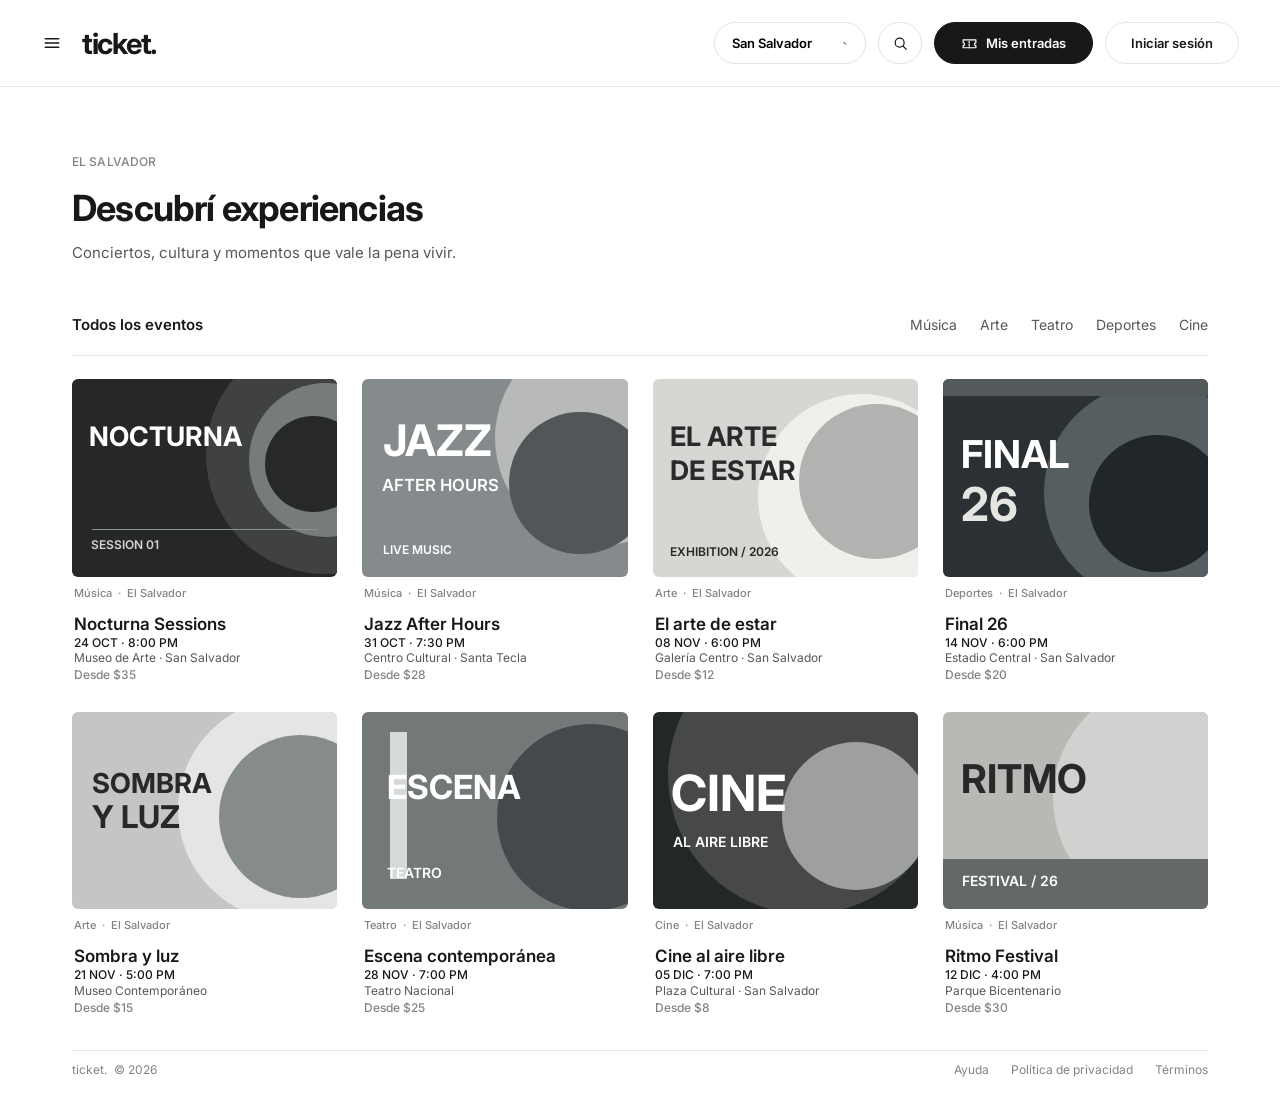
<file: index.html>
<!DOCTYPE html>
<html lang="es">
<head>
  <meta charset="UTF-8">
  <meta name="viewport" content="width=device-width, initial-scale=1.0">
  <meta name="theme-color" content="#ffffff">
  <meta name="description" content="TicketExpress: descubrí conciertos, teatro, arte, deporte y experiencias en El Salvador.">
  <title>Inicio | TicketExpress</title>
  <link rel="preconnect" href="https://fonts.googleapis.com">
  <link rel="preconnect" href="https://fonts.gstatic.com" crossorigin>
  <link href="https://fonts.googleapis.com/css2?family=Inter:wght@400;500;600;700&display=swap" rel="stylesheet">
  <link rel="stylesheet" href="css/style.css">
  <script src="js/script.js" defer></script>
</head>
<body>
  <header class="site-header">
    <div class="header-inner">
      <div class="header-brand">
        <button class="icon-button menu-button" type="button" id="menu-button"
                aria-label="Abrir menú" aria-controls="site-menu" aria-expanded="false">
          <svg viewBox="0 0 24 24" aria-hidden="true"><path d="M4 7h16M4 12h16M4 17h16"/></svg>
        </button>
        <a href="index.html" class="brand" aria-label="TicketExpress, ir al inicio">ticket.</a>
      </div>

      <nav class="header-actions" aria-label="Acciones principales">
        <div class="city-select-wrap">
          <label class="sr-only" for="city-select">Seleccionar ciudad</label>
          <select id="city-select" class="city-select">
            <option value="San Salvador">San Salvador</option>
            <option value="Santa Tecla">Santa Tecla</option>
            <option value="Todo El Salvador">Todo El Salvador</option>
          </select>
          <svg viewBox="0 0 24 24" aria-hidden="true"><path d="m7 10 5 5-5"/></svg>
        </div>

        <button type="button" class="pill-button search-button" id="search-button"
                aria-label="Buscar eventos" aria-controls="search-panel" aria-expanded="false">
          <svg viewBox="0 0 24 24" aria-hidden="true"><circle cx="10.8" cy="10.8" r="6.3"/><path d="m15.5 15.5 4.7 4.7"/></svg>
        </button>

        <button type="button" class="pill-button tickets-button" disabled>
          <svg viewBox="0 0 24 24" aria-hidden="true"><path d="M3 7h18v4a2 2 0 0 0 0 4v3H3v-3a2 2 0 0 0 0-4V7Z"/><path d="M11.5 9v2m0 2v2m0 2v1"/></svg>
          <span>Mis entradas</span>
        </button>

        <button type="button" class="pill-button login-button" disabled>Iniciar sesión</button>
      </nav>
    </div>

    <nav id="site-menu" class="drop-menu" aria-label="Menú del sitio" hidden>
      <a href="index.html" aria-current="page">Inicio</a>
      <a href="explorar.html">Explorar eventos</a>
    </nav>

    <div id="search-panel" class="search-panel" hidden>
      <form id="search-form" class="search-panel-inner" role="search">
        <label for="event-search" class="sr-only">Buscar por nombre de evento</label>
        <svg viewBox="0 0 24 24" aria-hidden="true"><circle cx="10.8" cy="10.8" r="6.3"/><path d="m15.5 15.5 4.7 4.7"/></svg>
        <input id="event-search" type="search" placeholder="Buscar eventos..." autocomplete="off">
        <button type="button" class="clear-search" id="clear-search" aria-label="Limpiar búsqueda">✕</button>
      </form>
    </div>
  </header>

  <main class="page-content">
    <section class="intro" aria-labelledby="page-title">
      <p class="intro-location">EL SALVADOR</p>
      <h1 id="page-title">Descubrí experiencias</h1>
      <p class="intro-description">Conciertos, cultura y momentos que vale la pena vivir.</p>
    </section>

    <section class="events-section" aria-labelledby="events-heading">
      <div class="events-toolbar">
        <h2 id="events-heading">
          <button type="button" id="show-all" aria-label="Mostrar todos los eventos">Todos los eventos</button>
        </h2>

        <aside class="filters-aside" aria-labelledby="filters-label">
          <h3 class="sr-only" id="filters-label">Filtrar por categoría</h3>
          <div class="categories" role="group" aria-label="Categorías disponibles">
            <button type="button" data-filter="Música">Música</button>
            <button type="button" data-filter="Arte">Arte</button>
            <button type="button" data-filter="Teatro">Teatro</button>
            <button type="button" data-filter="Deportes">Deportes</button>
            <button type="button" data-filter="Cine">Cine</button>
          </div>
        </aside>
      </div>

      <div class="events-grid" id="events-grid">
        <article class="event-card" aria-labelledby="evento-nocturna-sessions" data-category="Música" data-city="San Salvador" data-name="Nocturna Sessions">
          <a class="event-card__link" href="explorar.html?evento=nocturna-sessions">
            <figure class="poster poster--nocturna" aria-hidden="true">
              <span class="poster-shape shape-a"></span><span class="poster-shape shape-b"></span><span class="poster-shape shape-c"></span><span class="poster-bar"></span>
              <span class="poster-title">NOCTURNA</span><span class="poster-caption">SESSION 01</span>
            </figure>
            <div class="event-details">
              <p class="event-meta">Música <span aria-hidden="true">·</span> El Salvador</p>
              <h3 id="evento-nocturna-sessions">Nocturna Sessions</h3>
              <p class="event-date"><time datetime="2026-10-24T20:00:00-06:00">24 OCT · 8:00 PM</time></p>
              <p class="event-venue">Museo de Arte · San Salvador</p>
              <p class="event-price">Desde $35</p>
            </div>
          </a>
        </article>

        <article class="event-card" aria-labelledby="evento-jazz-after-hours" data-category="Música" data-city="Santa Tecla" data-name="Jazz After Hours">
          <a class="event-card__link" href="explorar.html?evento=jazz-after-hours">
            <figure class="poster poster--jazz" aria-hidden="true">
              <span class="poster-shape shape-a"></span><span class="poster-shape shape-b"></span>
              <span class="poster-title">JAZZ</span><span class="poster-subtitle">AFTER HOURS</span><span class="poster-caption">LIVE MUSIC</span>
            </figure>
            <div class="event-details">
              <p class="event-meta">Música <span aria-hidden="true">·</span> El Salvador</p>
              <h3 id="evento-jazz-after-hours">Jazz After Hours</h3>
              <p class="event-date"><time datetime="2026-10-31T19:30:00-06:00">31 OCT · 7:30 PM</time></p>
              <p class="event-venue">Centro Cultural · Santa Tecla</p>
              <p class="event-price">Desde $28</p>
            </div>
          </a>
        </article>

        <article class="event-card" aria-labelledby="evento-el-arte-de-estar" data-category="Arte" data-city="San Salvador" data-name="El arte de estar">
          <a class="event-card__link" href="explorar.html?evento=el-arte-de-estar">
            <figure class="poster poster--arte" aria-hidden="true">
              <span class="poster-shape shape-a"></span><span class="poster-shape shape-b"></span>
              <span class="poster-title">EL ARTE<br>DE ESTAR</span><span class="poster-caption">EXHIBITION / 2026</span>
            </figure>
            <div class="event-details">
              <p class="event-meta">Arte <span aria-hidden="true">·</span> El Salvador</p>
              <h3 id="evento-el-arte-de-estar">El arte de estar</h3>
              <p class="event-date"><time datetime="2026-11-08T18:00:00-06:00">08 NOV · 6:00 PM</time></p>
              <p class="event-venue">Galería Centro · San Salvador</p>
              <p class="event-price">Desde $12</p>
            </div>
          </a>
        </article>

        <article class="event-card" aria-labelledby="evento-final-26" data-category="Deportes" data-city="San Salvador" data-name="Final 26">
          <a class="event-card__link" href="explorar.html?evento=final-26">
            <figure class="poster poster--final" aria-hidden="true">
              <span class="poster-shape shape-a"></span><span class="poster-shape shape-b"></span><span class="poster-bar"></span>
              <span class="poster-title">FINAL<br><span class="large-number">26</span></span>
            </figure>
            <div class="event-details">
              <p class="event-meta">Deportes <span aria-hidden="true">·</span> El Salvador</p>
              <h3 id="evento-final-26">Final 26</h3>
              <p class="event-date"><time datetime="2026-11-14T18:00:00-06:00">14 NOV · 6:00 PM</time></p>
              <p class="event-venue">Estadio Central · San Salvador</p>
              <p class="event-price">Desde $20</p>
            </div>
          </a>
        </article>

        <article class="event-card" aria-labelledby="evento-sombra-y-luz" data-category="Arte" data-city="San Salvador" data-name="Sombra y luz">
          <a class="event-card__link" href="explorar.html?evento=sombra-y-luz">
            <figure class="poster poster--sombra" aria-hidden="true">
              <span class="poster-shape shape-a"></span><span class="poster-shape shape-b"></span>
              <span class="poster-title">SOMBRA<br><span class="second-line">Y LUZ</span></span>
            </figure>
            <div class="event-details">
              <p class="event-meta">Arte <span aria-hidden="true">·</span> El Salvador</p>
              <h3 id="evento-sombra-y-luz">Sombra y luz</h3>
              <p class="event-date"><time datetime="2026-11-21T17:00:00-06:00">21 NOV · 5:00 PM</time></p>
              <p class="event-venue">Museo Contemporáneo</p>
              <p class="event-price">Desde $15</p>
            </div>
          </a>
        </article>

        <article class="event-card" aria-labelledby="evento-escena-contemporanea" data-category="Teatro" data-city="San Salvador" data-name="Escena contemporánea">
          <a class="event-card__link" href="explorar.html?evento=escena-contemporanea">
            <figure class="poster poster--escena" aria-hidden="true">
              <span class="poster-shape shape-a"></span><span class="poster-bar"></span>
              <span class="poster-title">ESCENA</span><span class="poster-caption">TEATRO</span>
            </figure>
            <div class="event-details">
              <p class="event-meta">Teatro <span aria-hidden="true">·</span> El Salvador</p>
              <h3 id="evento-escena-contemporanea">Escena contemporánea</h3>
              <p class="event-date"><time datetime="2026-11-28T19:00:00-06:00">28 NOV · 7:00 PM</time></p>
              <p class="event-venue">Teatro Nacional</p>
              <p class="event-price">Desde $25</p>
            </div>
          </a>
        </article>

        <article class="event-card" aria-labelledby="evento-cine-al-aire-libre" data-category="Cine" data-city="San Salvador" data-name="Cine al aire libre">
          <a class="event-card__link" href="explorar.html?evento=cine-al-aire-libre">
            <figure class="poster poster--cine" aria-hidden="true">
              <span class="poster-shape shape-a"></span><span class="poster-shape shape-b"></span>
              <span class="poster-title">CINE</span><span class="poster-caption">AL AIRE LIBRE</span>
            </figure>
            <div class="event-details">
              <p class="event-meta">Cine <span aria-hidden="true">·</span> El Salvador</p>
              <h3 id="evento-cine-al-aire-libre">Cine al aire libre</h3>
              <p class="event-date"><time datetime="2026-12-05T19:00:00-06:00">05 DIC · 7:00 PM</time></p>
              <p class="event-venue">Plaza Cultural · San Salvador</p>
              <p class="event-price">Desde $8</p>
            </div>
          </a>
        </article>

        <article class="event-card" aria-labelledby="evento-ritmo-festival" data-category="Música" data-city="San Salvador" data-name="Ritmo Festival">
          <a class="event-card__link" href="explorar.html?evento=ritmo-festival">
            <figure class="poster poster--ritmo" aria-hidden="true">
              <span class="poster-shape shape-a"></span><span class="poster-bar"></span>
              <span class="poster-title">RITMO</span><span class="poster-caption">FESTIVAL / 26</span>
            </figure>
            <div class="event-details">
              <p class="event-meta">Música <span aria-hidden="true">·</span> El Salvador</p>
              <h3 id="evento-ritmo-festival">Ritmo Festival</h3>
              <p class="event-date"><time datetime="2026-12-12T16:00:00-06:00">12 DIC · 4:00 PM</time></p>
              <p class="event-venue">Parque Bicentenario</p>
              <p class="event-price">Desde $30</p>
            </div>
          </a>
        </article>
      </div>

      <p id="empty-state" class="empty-state" role="status" hidden>No encontramos eventos que coincidan con tu búsqueda.</p>
      <p id="results-count" class="sr-only" role="status" aria-live="polite"></p>
    </section>
  </main>

  <footer class="site-footer">
    <span>ticket. <span class="copyright">© 2026</span></span>
    <nav aria-label="Información y ayuda">
      <button type="button" disabled>Ayuda</button>
      <button type="button" disabled>Política de privacidad</button>
      <button type="button" disabled>Términos</button>
    </nav>
  </footer>
</body>
</html>
</file>
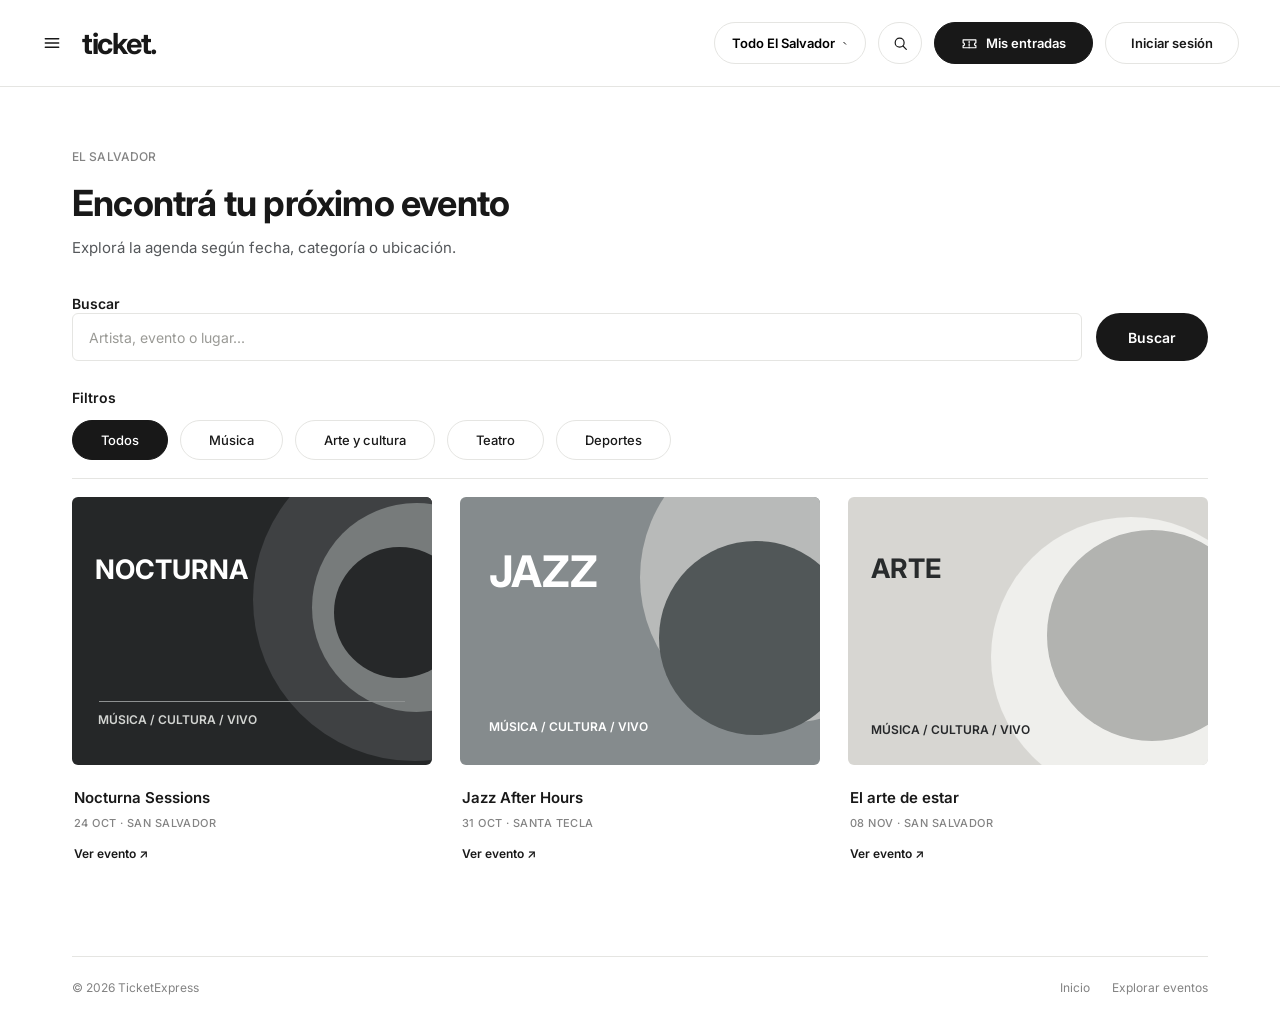
<file: explorar.html>
<!DOCTYPE html>
<html lang="es">
<head>
  <meta charset="UTF-8">
  <meta name="viewport" content="width=device-width, initial-scale=1.0">
  <title>Explorar eventos | TicketExpress</title>

  <link rel="preconnect" href="https://fonts.googleapis.com">
  <link rel="preconnect" href="https://fonts.gstatic.com" crossorigin>
  <link href="https://fonts.googleapis.com/css2?family=Inter:wght@400;500;600;700&display=swap" rel="stylesheet">

  <link rel="stylesheet" href="css/style.css">

  <!-- JavaScript de la pantalla Explorar -->
  <script src="js/explorar.js" defer></script>
</head>

<body class="explore-page">

  <!-- ENCABEZADO -->
  <header class="site-header">
    <div class="header-inner">

      <div class="header-brand">
        <button
          class="icon-button menu-button"
          type="button"
          id="menu-button"
          aria-label="Abrir menú"
          aria-controls="site-menu"
          aria-expanded="false">

          <svg viewBox="0 0 24 24" aria-hidden="true">
            <path d="M4 7h16M4 12h16M4 17h16"/>
          </svg>
        </button>

        <a href="index.html" class="brand"
           aria-label="TicketExpress, ir al inicio">
          ticket.
        </a>
      </div>

      <nav class="header-actions" aria-label="Acciones principales">

        <div class="city-select-wrap">
          <label class="sr-only" for="city-select">
            Seleccionar ciudad
          </label>

          <select id="city-select" class="city-select">
            <option value="San Salvador">San Salvador</option>
            <option value="Santa Tecla">Santa Tecla</option>
            <option value="Todo El Salvador" selected>Todo El Salvador</option>
          </select>

          <svg viewBox="0 0 24 24" aria-hidden="true">
            <path d="m7 10 5 5-5"/>
          </svg>
        </div>

        <button
          type="button"
          class="pill-button search-button"
          id="search-button"
          aria-label="Buscar eventos"
          aria-controls="search-panel"
          aria-expanded="false">

          <svg viewBox="0 0 24 24" aria-hidden="true">
            <circle cx="10.8" cy="10.8" r="6.3"/>
            <path d="m15.5 15.5 4.7 4.7"/>
          </svg>
        </button>

        <button type="button" class="pill-button tickets-button" disabled>
          <svg viewBox="0 0 24 24" aria-hidden="true">
            <path d="M3 7h18v4a2 2 0 0 0 0 4v3H3v-3a2 2 0 0 0 0-4V7Z"/>
            <path d="M11.5 9v2m0 2v2m0 2v1"/>
          </svg>
          <span>Mis entradas</span>
        </button>

        <button type="button" class="pill-button login-button" disabled>
          Iniciar sesión
        </button>

      </nav>
    </div>

    <!-- MENÚ -->
    <nav
      id="site-menu"
      class="drop-menu"
      aria-label="Menú del sitio"
      hidden>

      <a href="index.html">Inicio</a>
      <a href="explorar.html" aria-current="page">
        Explorar eventos
      </a>
    </nav>

    <!-- BUSCADOR DEL ENCABEZADO -->
    <div id="search-panel" class="search-panel" hidden>
      <form class="search-panel-inner" id="header-search-form" role="search">

        <label for="event-search" class="sr-only">
          Buscar eventos
        </label>

        <svg viewBox="0 0 24 24" aria-hidden="true">
          <circle cx="10.8" cy="10.8" r="6.3"/>
          <path d="m15.5 15.5 4.7 4.7"/>
        </svg>

        <input
          id="event-search"
          type="search"
          placeholder="Buscar eventos..."
          autocomplete="off">

        <button
          type="button"
          class="clear-search"
          id="clear-search"
          aria-label="Limpiar búsqueda">
          ✕
        </button>

      </form>
    </div>
  </header>

  <!-- CONTENIDO PRINCIPAL -->
  <main class="page-content explore-content">

    <!-- PRESENTACIÓN -->
    <section class="explore-hero" aria-labelledby="explore-title">

      <p class="intro-location">EL SALVADOR</p>

      <h1 id="explore-title">
        Encontrá tu próximo evento
      </h1>

      <p class="intro-description">
        Explorá la agenda según fecha, categoría o ubicación.
      </p>

    </section>

    <!-- BUSCADOR PRINCIPAL -->
    <section class="explore-search-section" aria-label="Buscador de eventos">

      <label for="explore-search-input" class="explore-label">
        Buscar
      </label>

      <form class="explore-search-row" id="explore-form">

        <input
          type="search"
          id="explore-search-input"
          class="explore-search-input"
          placeholder="Artista, evento o lugar..."
          autocomplete="off">

        <button type="submit" class="explore-search-submit">
          Buscar
        </button>

      </form>
    </section>

    <!-- FILTROS -->
    <section class="explore-filters" aria-labelledby="filtros-titulo">

      <h2 id="filtros-titulo" class="explore-filter-title">
        Filtros
      </h2>

      <div class="explore-pill-group" role="group"
           aria-label="Filtrar por categoría">

        <button
          type="button"
          class="explore-pill is-active"
          aria-pressed="true">
          Todos
        </button>

        <button
          type="button"
          class="explore-pill"
          aria-pressed="false">
          Música
        </button>

        <button
          type="button"
          class="explore-pill"
          aria-pressed="false">
          Arte y cultura
        </button>

        <button
          type="button"
          class="explore-pill"
          aria-pressed="false">
          Teatro
        </button>

        <button
          type="button"
          class="explore-pill"
          aria-pressed="false">
          Deportes
        </button>

      </div>
    </section>

    <!-- RESULTADOS DE EVENTOS -->
    <section class="explore-results" aria-label="Resultados de eventos">

      <div class="explore-grid">

        <!-- EVENTO 1 -->
        <article
          class="event-card"
          data-name="Nocturna Sessions"
          data-category="Música"
          data-city="San Salvador">

          <a class="event-card__link" href="explorar.html?evento=nocturna-sessions">

            <figure class="poster poster--nocturna" aria-hidden="true">
              <span class="poster-shape shape-a"></span>
              <span class="poster-shape shape-b"></span>
              <span class="poster-shape shape-c"></span>
              <span class="poster-bar"></span>
              <span class="poster-title">NOCTURNA</span>
              <span class="poster-caption">
                MÚSICA / CULTURA / VIVO
              </span>
            </figure>

            <div class="event-details explore-card-details">

              <h3>Nocturna Sessions</h3>

              <p class="event-date">
                <time datetime="2026-10-24">
                  24 OCT · SAN SALVADOR
                </time>
              </p>

              <p class="explore-link">Ver evento ↗</p>

            </div>
          </a>
        </article>

        <!-- EVENTO 2 -->
        <article
          class="event-card"
          data-name="Jazz After Hours"
          data-category="Música"
          data-city="Santa Tecla">

          <a class="event-card__link" href="explorar.html?evento=jazz-after-hours">

            <figure class="poster poster--jazz" aria-hidden="true">
              <span class="poster-shape shape-a"></span>
              <span class="poster-shape shape-b"></span>
              <span class="poster-title">JAZZ</span>
              <span class="poster-caption">
                MÚSICA / CULTURA / VIVO
              </span>
            </figure>

            <div class="event-details explore-card-details">

              <h3>Jazz After Hours</h3>

              <p class="event-date">
                <time datetime="2026-10-31">
                  31 OCT · SANTA TECLA
                </time>
              </p>

              <p class="explore-link">Ver evento ↗</p>

            </div>
          </a>
        </article>

        <!-- EVENTO 3 -->
        <article
          class="event-card"
          data-name="El arte de estar"
          data-category="Arte y cultura"
          data-city="San Salvador">

          <a class="event-card__link" href="explorar.html?evento=el-arte-de-estar">

            <figure class="poster poster--arte" aria-hidden="true">
              <span class="poster-shape shape-a"></span>
              <span class="poster-shape shape-b"></span>
              <span class="poster-title">ARTE</span>
              <span class="poster-caption">
                MÚSICA / CULTURA / VIVO
              </span>
            </figure>

            <div class="event-details explore-card-details">

              <h3>El arte de estar</h3>

              <p class="event-date">
                <time datetime="2026-11-08">
                  08 NOV · SAN SALVADOR
                </time>
              </p>

              <p class="explore-link">Ver evento ↗</p>

            </div>
          </a>
        </article>

      </div>

      <!-- MENSAJE CUANDO NO HAY RESULTADOS -->
      <p id="explore-empty" hidden>
        No se encontraron eventos con esa búsqueda.
      </p>

    </section>

  </main>

  <footer class="site-footer">
    <p>© 2026 TicketExpress</p>
    <nav aria-label="Navegación del pie de página">
      <a href="index.html">Inicio</a>
      <a href="explorar.html">Explorar eventos</a>
    </nav>
  </footer>

</body>
</html>
</file>
<file: css/style.css>
/* TicketExpress — Inicio minimalista
   Referencia visual: frame «Inicio» del proyecto de Figma.
   Colores, tipografía y espaciado conservan la estética original. */

:root {
  --white: #fff;
  --ink: #181818;
  --body: #55585b;
  --muted: #838383;
  --border: #e5e5e2;
  --surface: #f7f7f5;
  --font: "Inter", "Segoe UI", Arial, sans-serif;
}

* {
  box-sizing: border-box;
}

html {
  scroll-behavior: smooth;
}

body {
  margin: 0;
  background: var(--white);
  color: var(--ink);
  font-family: var(--font);
  -webkit-font-smoothing: antialiased;
}

a {
  color: inherit;
  text-decoration: none;
}

button, input, select {
  font: inherit;
}

button {
  cursor: pointer;
}

button:focus-visible, a:focus-visible, select:focus-visible, input:focus-visible {
  outline: 2px solid var(--ink);
  outline-offset: 4px;
}

[hidden] {
  display: none !important;
}

.sr-only {
  position: absolute;
  width: 1px;
  height: 1px;
  overflow: hidden;
  clip: rect(0,0,0,0);
  white-space: nowrap;
}

/* ---------- Header ---------- */

.site-header {
  border-bottom: 1px solid var(--border);
  background: #fff;
  position: relative;
  z-index: 10;
}

.header-inner {
  min-height: 86px;
  padding: 0 41px;
  display: flex;
  align-items: center;
  justify-content: space-between;
  gap: 24px;
}

.header-brand, .header-actions {
  display: flex;
  align-items: center;
}

.header-brand {
  gap: 20px;
}

.header-actions {
  gap: 12px;
}

.brand {
  font-size: 29px;
  font-weight: 700;
  letter-spacing: -1.3px;
  line-height: 1;
}

.brand:hover {
  opacity: .76;
}

.icon-button {
  display: grid;
  place-items: center;
  padding: 0;
  border: 0;
  background: none;
  color: var(--ink);
}

.menu-button {
  width: 21px;
  height: 35px;
}

.icon-button svg {
  width: 20px;
  height: 20px;
  fill: none;
  stroke: currentColor;
  stroke-width: 1.8;
  stroke-linecap: round;
  stroke-linejoin: round;
}

.pill-button, .city-select-wrap {
  height: 42px;
  display: inline-flex;
  align-items: center;
  justify-content: center;
  border-radius: 24px;
  background: var(--white);
  border: 1px solid var(--border);
  color: var(--ink);
  font-size: 13px;
  font-weight: 600;
  transition: background .2s ease, border-color .2s ease, transform .2s ease;
  white-space: nowrap;
}

.pill-button:hover, .city-select-wrap:hover {
  background: var(--surface);
  border-color: #cacac7;
}

.pill-button:active {
  transform: translateY(1px);
}

.city-select-wrap {
  width: 152px;
  position: relative;
}

.city-select {
  appearance: none;
  background: transparent;
  border: 0;
  width: 100%;
  height: 100%;
  padding: 0 30px 0 17px;
  outline: none;
  cursor: pointer;
  font-size: 13px;
  font-weight: 600;
}

.city-select-wrap > svg {
  position: absolute;
  right: 13px;
  width: 12px;
  height: 12px;
  pointer-events: none;
  fill: none;
  stroke: var(--ink);
  stroke-width: 2;
}

.search-button {
  width: 44px;
  padding: 0;
}

.pill-button svg {
  width: 17px;
  height: 17px;
  fill: none;
  stroke: currentColor;
  stroke-width: 1.7;
  stroke-linecap: round;
  stroke-linejoin: round;
}

.tickets-button {
  gap: 8px;
  width: 159px;
  background: var(--ink);
  color: var(--white);
  border-color: var(--ink);
}

.tickets-button:hover {
  background: #414141;
  border-color: #414141;
}

.login-button {
  width: 134px;
}

.drop-menu {
  position: absolute;
  top: calc(100% + 8px);
  left: 35px;
  width: 218px;
  background: white;
  border: 1px solid var(--border);
  border-radius: 10px;
  box-shadow: 0 12px 32px rgb(0 0 0 / 9%);
  padding: 8px;
}

.drop-menu a {
  display: block;
  border-radius: 6px;
  font-size: 14px;
  padding: 12px;
}

.drop-menu a:hover, .drop-menu a[aria-current="page"] {
  background: var(--surface);
}

.search-panel {
  border-top: 1px solid var(--border);
}

.search-panel-inner {
  max-width: 1136px;
  min-height: 72px;
  display: flex;
  align-items: center;
  gap: 14px;
  margin: 0 auto;
}

.search-panel-inner > svg {
  width: 19px;
  height: 19px;
  fill: none;
  stroke: var(--muted);
  stroke-width: 1.7;
}

.search-panel input {
  flex: 1;
  padding: 12px 0;
  border: 0;
  outline: 0;
  font-size: 15px;
  min-width: 0;
}

.clear-search {
  border: 0;
  background: none;
  padding: 10px;
  color: var(--muted);
}

/* ---------- Contenido ---------- */

.page-content {
  max-width: 1136px;
  margin: 0 auto;
}

.intro {
  padding-top: 67px;
}

.intro-location {
  font-size: 12px;
  font-weight: 500;
  letter-spacing: .01em;
  margin: 0 0 18px;
  color: var(--muted);
}

h1 {
  font-size: 36px;
  font-weight: 700;
  letter-spacing: -.8px;
  line-height: 1.22;
  margin: 0 0 11px;
}

.intro-description {
  font-size: 15px;
  color: var(--body);
  margin: 0;
  line-height: 1.5;
}

.events-section {
  padding-top: 48px;
}

.events-toolbar {
  display: flex;
  justify-content: space-between;
  align-items: center;
  border-bottom: 1px solid var(--border);
  padding-bottom: 18px;
  gap: 20px;
}

.events-toolbar h2 {
  margin: 0;
  font-size: 15px;
  font-weight: 600;
}

.events-toolbar h2 button {
  background: none;
  border: 0;
  color: var(--ink);
  padding: 0;
  font-weight: 600;
  text-align: left;
}

.events-toolbar h2 button:hover {
  text-decoration: underline;
  text-underline-offset: 4px;
}

.filters-aside {
  min-width: 0;
}

.categories {
  display: flex;
  gap: 23px;
  align-items: center;
}

.categories button {
  background: none;
  border: 0;
  color: var(--body);
  font-size: 14px;
  font-weight: 400;
  padding: 4px 0;
  position: relative;
}

.categories button::after {
  content: "";
  position: absolute;
  height: 1px;
  left: 0;
  right: 0;
  bottom: -5px;
  background: var(--ink);
  transform: scaleX(0);
  transition: transform .2s;
}

.categories button:hover, .categories button.is-active {
  color: var(--ink);
}

.categories button:hover::after, .categories button.is-active::after {
  transform: scaleX(1);
}

.events-grid {
  display: grid;
  grid-template-columns: repeat(4, minmax(0, 1fr));
  column-gap: 25px;
  row-gap: 29px;
  margin-top: 23px;
}

.event-card {
  min-width: 0;
  border-radius: 5px;
}

.event-card__link {
  display: block;
  height: 100%;
}

.event-card.is-hidden {
  display: none;
}

.event-card:hover .poster {
  filter: brightness(.94);
  transform: translateY(-2px);
}

.event-card:hover h3 {
  text-decoration: underline;
  text-underline-offset: 3px;
}

.poster {
  margin: 0;
  width: 100%;
  aspect-ratio: 262 / 195;
  border-radius: 6px;
  position: relative;
  overflow: hidden;
  transition: transform .2s ease, filter .2s ease;
  isolation: isolate;
}

.poster-shape {
  position: absolute;
  display: block;
  border-radius: 50%;
}

.poster-title, .poster-subtitle, .poster-caption {
  position: absolute;
  display: block;
  z-index: 1;
  line-height: 1.17;
  font-weight: 700;
  white-space: nowrap;
}

.poster-caption {
  font-size: 12px;
  font-weight: 600;
}

.poster-bar {
  position: absolute;
  display: block;
}

.event-details {
  padding: 9px 2px 0;
}

.event-details p, .event-details h3 {
  margin: 0;
}

.event-meta {
  color: var(--muted);
  font-size: 11px;
  font-weight: 500;
  line-height: 1.35;
}

.event-meta span {
  padding: 0 3px;
}

.event-details h3 {
  font-size: 17px;
  font-weight: 600;
  line-height: 1.3;
  margin-top: 12px;
  overflow-wrap: anywhere;
}

.event-date {
  font-size: 12px;
  font-weight: 500;
  margin-top: 14px;
  color: var(--ink);
  line-height: 1.3;
}

.event-venue {
  color: var(--body);
  font-size: 12px;
  line-height: 1.35;
  margin-top: 7px;
  min-height: 17px;
}

.event-price {
  color: var(--muted);
  font-weight: 500;
  font-size: 12px;
  line-height: 1.3;
  margin-top: 8px;
}

.empty-state {
  padding: 54px 0;
  color: var(--body);
  font-size: 15px;
}

/* ---------- Afiches abstractos en escala de grises (reproducen las capas del Figma) ---------- */

/* Las dimensiones originales están basadas en un póster de 262 × 195 px. */

.poster--nocturna {
  background: #252728;
}

.poster--nocturna .shape-a {
  left: 50.4%;
  top: -22.05%;
  width: 89.7%;
  aspect-ratio: 1;
  background: #3f4143;
}

.poster--nocturna .shape-b {
  left: 66.8%;
  top: 2.05%;
  width: 58%;
  aspect-ratio: 1;
  background: #777b7b;
}

.poster--nocturna .shape-c {
  left: 72.9%;
  top: 18.46%;
  width: 36.3%;
  aspect-ratio: 1;
  background: #262829;
}

.poster--nocturna .poster-bar {
  left: 7.6%;
  right: 7.6%;
  top: 75.9%;
  height: 1px;
  background: #8e9191;
}

.poster--nocturna .poster-title {
  left: 6.5%;
  top: 21%;
  font-size: clamp(16px, 2.1vw, 29px);
  color: #fff;
}

.poster--nocturna .poster-caption {
  left: 7.3%;
  top: 80.5%;
  color: #d3d5d2;
}

.poster--jazz {
  background: #858b8d;
}

.poster--jazz .shape-a {
  left: 50%;
  top: -24.6%;
  width: 80.9%;
  aspect-ratio: 1;
  background: #b8bab9;
}

.poster--jazz .shape-b {
  left: 55.3%;
  top: 16.4%;
  width: 53.8%;
  aspect-ratio: 1;
  background: #515758;
}

.poster--jazz .poster-title {
  left: 8%;
  top: 17.95%;
  font-size: clamp(26px, 3.4vw, 47px);
  color: #fff;
}

.poster--jazz .poster-subtitle {
  left: 7.6%;
  top: 48.7%;
  font-size: clamp(11px, 1.3vw, 18px);
  color: #fff;
  font-weight: 600;
}

.poster--jazz .poster-caption {
  left: 8%;
  top: 83%;
  color: #fff;
}

.poster--arte {
  background: #d7d6d2;
}

.poster--arte .shape-a {
  left: 39.7%;
  top: 7.18%;
  width: 77.9%;
  aspect-ratio: 1;
  background: #efefec;
}

.poster--arte .shape-b {
  left: 55.3%;
  top: 12.3%;
  width: 58.4%;
  aspect-ratio: 1;
  background: #b2b3b0;
}

.poster--arte .poster-title {
  left: 6.5%;
  top: 20%;
  font-size: clamp(16px, 2.1vw, 29px);
  color: #282b2c;
  line-height: 1.28;
}

.poster--arte .poster-caption {
  left: 6.5%;
  top: 84.1%;
  color: #26282a;
}

.poster--final {
  background: #2a3033;
}

.poster--final .shape-a {
  left: 38.2%;
  top: 2.05%;
  width: 82.4%;
  aspect-ratio: 1;
  background: #555e61;
}

.poster--final .shape-b {
  left: 55.3%;
  top: 28.2%;
  width: 51.5%;
  aspect-ratio: 1;
  background: #202629;
}

.poster--final .poster-bar {
  left: 0;
  top: 0;
  width: 100%;
  height: 8.2%;
  background: #545a5b;
}

.poster--final .poster-title {
  left: 6.9%;
  top: 26.7%;
  font-size: clamp(28px, 3vw, 42px);
  color: #fff;
}

.poster--final .large-number {
  font-size: 1.215em;
  color: #e5e5e1;
}

.poster--sombra {
  background: #c4c6c3;
}

.poster--sombra .shape-a {
  left: 40.1%;
  top: -7.2%;
  width: 84%;
  aspect-ratio: 1;
  background: #e5e6e3;
}

.poster--sombra .shape-b {
  left: 55.3%;
  top: 11.8%;
  width: 61.5%;
  aspect-ratio: 1;
  background: #868c88;
}

.poster--sombra .poster-title {
  left: 7.6%;
  top: 28%;
  font-size: clamp(16px, 2.15vw, 29px);
  color: #26282a;
}

.poster--sombra .second-line {
  font-size: 1.14em;
}

.poster--escena {
  background: #737879;
}

.poster--escena .shape-a {
  left: 50.8%;
  top: 6.15%;
  width: 70.6%;
  aspect-ratio: 1;
  background: #45494b;
}

.poster--escena .poster-bar {
  left: 10.3%;
  top: 10.25%;
  width: 6.5%;
  height: 74.36%;
  background: #d7dad6;
}

.poster--escena .poster-title {
  left: 9.5%;
  top: 28.2%;
  font-size: clamp(20px, 2.6vw, 37px);
  color: #fff;
}

.poster--escena .poster-caption {
  left: 9.5%;
  top: 77.4%;
  color: #fff;
  font-size: 14px;
}

.poster--cine {
  background: #242727;
}

.poster--cine .shape-a {
  left: 5.7%;
  top: -37.95%;
  width: 104.6%;
  aspect-ratio: 1;
  background: #46484a;
}

.poster--cine .shape-b {
  left: 48.85%;
  top: 15.4%;
  width: 55.7%;
  aspect-ratio: 1;
  background: #9da09c;
}

.poster--cine .poster-title {
  left: 6.9%;
  top: 26.2%;
  font-size: clamp(34px, 3.9vw, 54px);
  color: #fff;
}

.poster--cine .poster-caption {
  left: 7.6%;
  top: 62.05%;
  color: #fff;
  font-size: 14px;
}

.poster--ritmo {
  background: #b8b9b5;
}

.poster--ritmo .shape-a {
  left: 41.6%;
  top: -15.9%;
  width: 88.2%;
  aspect-ratio: 1;
  background: #d1d1cf;
}

.poster--ritmo .poster-bar {
  bottom: 0;
  left: 0;
  width: 100%;
  height: 25.64%;
  background: #646867;
}

.poster--ritmo .poster-title {
  left: 6.9%;
  top: 22.55%;
  font-size: clamp(29px, 3.1vw, 43px);
  color: #26282a;
}

.poster--ritmo .poster-caption {
  left: 7.25%;
  top: 81.5%;
  font-size: 14px;
  color: #fff;
}

/* ---------- Footer / feedback ---------- */

.site-footer {
  width: min(1136px, calc(100% - 40px));
  margin: 35px auto 0;
  padding: 11px 0 26px;
  border-top: 1px solid var(--border);
  display: flex;
  justify-content: space-between;
  align-items: center;
  gap: 14px;
  font-size: 12px;
  color: var(--muted);
}

.copyright {
  padding-left: 4px;
}

.site-footer nav {
  display: flex;
  gap: 22px;
  flex-wrap: wrap;
}

.site-footer button {
  border: 0;
  padding: 0;
  background: none;
  color: var(--muted);
  font-size: 12px;
}

.site-footer button:hover {
  color: var(--ink);
  text-decoration: underline;
}

/* Las funciones aún no implementadas mantienen su apariencia sin actuar. */
button:disabled {
  opacity: 1;
  cursor: default;
}

.site-footer button:disabled:hover {
  color: var(--muted);
  text-decoration: none;
}

/* ---------- Adaptación responsive ----------
   Escritorio: 1200px en adelante, catálogo de 4 columnas.
   Tablet:     768–1199px, 3 columnas.
   Móvil:      hasta 767px, 2 columnas.
   Los controles del encabezado usan Flexbox; el catálogo usa CSS Grid.
   ---------- */

@media (min-width: 768px) and (max-width: 1199px) {
  .page-content {
    max-width: none;
    margin-inline: 5%;
  }

  .site-footer {
    width: 90%;
  }

  .header-inner {
    padding-inline: 24px;
  }

  .events-grid {
    grid-template-columns: repeat(3, minmax(0, 1fr));
    gap: 30px 22px;
  }

  .events-toolbar {
    align-items: flex-start;
    flex-wrap: wrap;
  }

  .categories {
    flex-wrap: wrap;
    gap: 18px;
  }

  .poster--nocturna .poster-title,
  .poster--arte .poster-title,
  .poster--sombra .poster-title {
    font-size: clamp(18px, 2.6vw, 29px);
  }

  .search-panel-inner {
    padding-inline: 5%;
  }
}

@media (max-width: 767px) {
  .header-inner {
    padding: 0 20px;
    min-height: 68px;
    gap: 10px;
  }

  .brand {
    font-size: 24px;
  }

  .header-brand {
    gap: 15px;
  }

  .city-select-wrap, .tickets-button, .login-button {
    display: none;
  }

  .header-actions {
    gap: 0;
  }

  .search-button {
    width: 38px;
    height: 38px;
    border: 0;
  }

  .drop-menu {
    left: 12px;
  }

  .search-panel-inner {
    padding-inline: 20px;
  }

  .page-content {
    max-width: none;
    margin-inline: 20px;
  }

  .site-footer {
    width: auto;
    margin-inline: 20px;
  }

  .intro {
    padding-top: 45px;
  }

  .intro-location {
    font-size: 11px;
    margin-bottom: 16px;
  }

  h1 {
    font-size: 27px;
    letter-spacing: -.45px;
  }

  .intro-description {
    font-size: 13px;
  }

  .events-section {
    padding-top: 40px;
  }

  .events-toolbar {
    padding-bottom: 14px;
    align-items: flex-start;
    flex-wrap: wrap;
  }

  .categories {
    gap: 15px;
    flex-wrap: wrap;
  }

  .categories button {
    font-size: 12px;
  }

  .events-grid {
    grid-template-columns: repeat(2, minmax(0, 1fr));
    gap: 26px 14px;
    margin-top: 21px;
  }

  .event-details {
    padding-top: 8px;
  }

  .event-details h3 {
    font-size: 14px;
    margin-top: 9px;
  }

  .event-date, .event-venue, .event-price {
    font-size: 11px;
  }

  .event-card .event-date {
    margin-top: 11px;
  }

  .event-card .poster-title {
    font-size: clamp(16px, 5.5vw, 24px);
  }

  .event-card .poster--jazz .poster-title {
    font-size: clamp(20px, 6.2vw, 31px);
  }

  .event-card .poster--final .poster-title {
    font-size: clamp(22px, 6vw, 32px);
  }

  .event-card .poster--cine .poster-title {
    font-size: clamp(28px, 7vw, 39px);
  }

  .event-card .poster-caption {
    font-size: 9px;
  }

  .event-card .poster--jazz .poster-subtitle {
    font-size: 10px;
  }

  .site-footer {
    align-items: flex-start;
    flex-direction: column;
    padding-bottom: 30px;
  }

  .site-footer nav {
    gap: 12px;
  }

  .site-footer button {
    font-size: 11px;
  }
}

@media (max-width: 359px) {
  .page-content, .site-footer {
    margin-inline: 14px;
  }

  .events-grid {
    gap: 19px 10px;
  }

  .categories {
    gap: 12px;
  }

  .event-card .poster--arte .poster-title,
  .event-card .poster--sombra .poster-title {
    font-size: 16px;
  }
}

@media (prefers-reduced-motion: reduce) {
  *, *::before, *::after {
    scroll-behavior: auto !important;
    transition-duration: .01ms !important;
  }
}


/* ========= PANTALLA EXPLORAR ========= */

.explore-content {
  padding-top: 34px;
  padding-bottom: 60px;
}

.explore-hero {
  padding-top: 28px;
}

.explore-search-section {
  margin-top: 34px;
}

.explore-label,
.explore-filter-title {
  font-size: 14px;
  font-weight: 600;
  margin: 0 0 14px;
  color: var(--ink);
}

.explore-search-row {
  display: flex;
  gap: 14px;
  align-items: center;
}

.explore-search-input {
  flex: 1;
  height: 48px;
  border: 1px solid var(--border);
  border-radius: 6px;
  padding: 0 16px;
  font-size: 14px;
  color: var(--ink);
  background: var(--white);
}

.explore-search-input::placeholder {
  color: #9a9a96;
}

.explore-search-submit {
  height: 48px;
  min-width: 112px;
  border: 0;
  border-radius: 24px;
  background: var(--ink);
  color: var(--white);
  font-size: 14px;
  font-weight: 600;
  padding: 0 24px;
}

.explore-filters {
  margin-top: 28px;
  padding-bottom: 18px;
  border-bottom: 1px solid var(--border);
}

.explore-pill-group {
  display: flex;
  gap: 12px;
  flex-wrap: wrap;
}

.explore-pill {
  height: 40px;
  padding: 0 28px;
  border: 1px solid var(--border);
  border-radius: 999px;
  background: var(--white);
  color: var(--ink);
  font-size: 13px;
  font-weight: 500;
}

.explore-pill.is-active {
  background: var(--ink);
  color: var(--white);
  border-color: var(--ink);
}

.explore-results {
  padding-top: 18px;
}

.explore-grid {
  display: grid;
  grid-template-columns: repeat(3, minmax(0, 1fr));
  gap: 28px;
}

.explore-card-details h3 {
  margin: 14px 0 8px;
  font-size: 15px;
  font-weight: 600;
}

.explore-card-details .event-date {
  margin: 0 0 16px;
  font-size: 11px;
  letter-spacing: .04em;
  color: var(--muted);
}

.explore-link {
  margin: 0;
  font-size: 12px;
  font-weight: 600;
  color: var(--ink);
}

/* Desktop */
@media (min-width: 1024px) {
  .explore-grid {
    grid-template-columns: repeat(3, minmax(0, 1fr));
  }
}

/* Tablet */
@media (min-width: 768px) and (max-width: 1023px) {
  .explore-grid {
    grid-template-columns: repeat(2, minmax(0, 1fr));
  }

  .explore-search-row {
    flex-wrap: wrap;
  }

  .explore-search-submit {
    width: 100%;
  }
}

/* Mobile */
@media (max-width: 767px) {
  .explore-search-row {
    flex-direction: column;
    align-items: stretch;
  }

  .explore-search-submit {
    width: 100%;
  }

  .explore-grid {
    grid-template-columns: 1fr;
  }

  .explore-pill-group {
    gap: 10px;
  }

  .explore-pill {
    padding: 0 18px;
  }
}

.event-card[hidden] {
  display: none !important;
}
</file>
